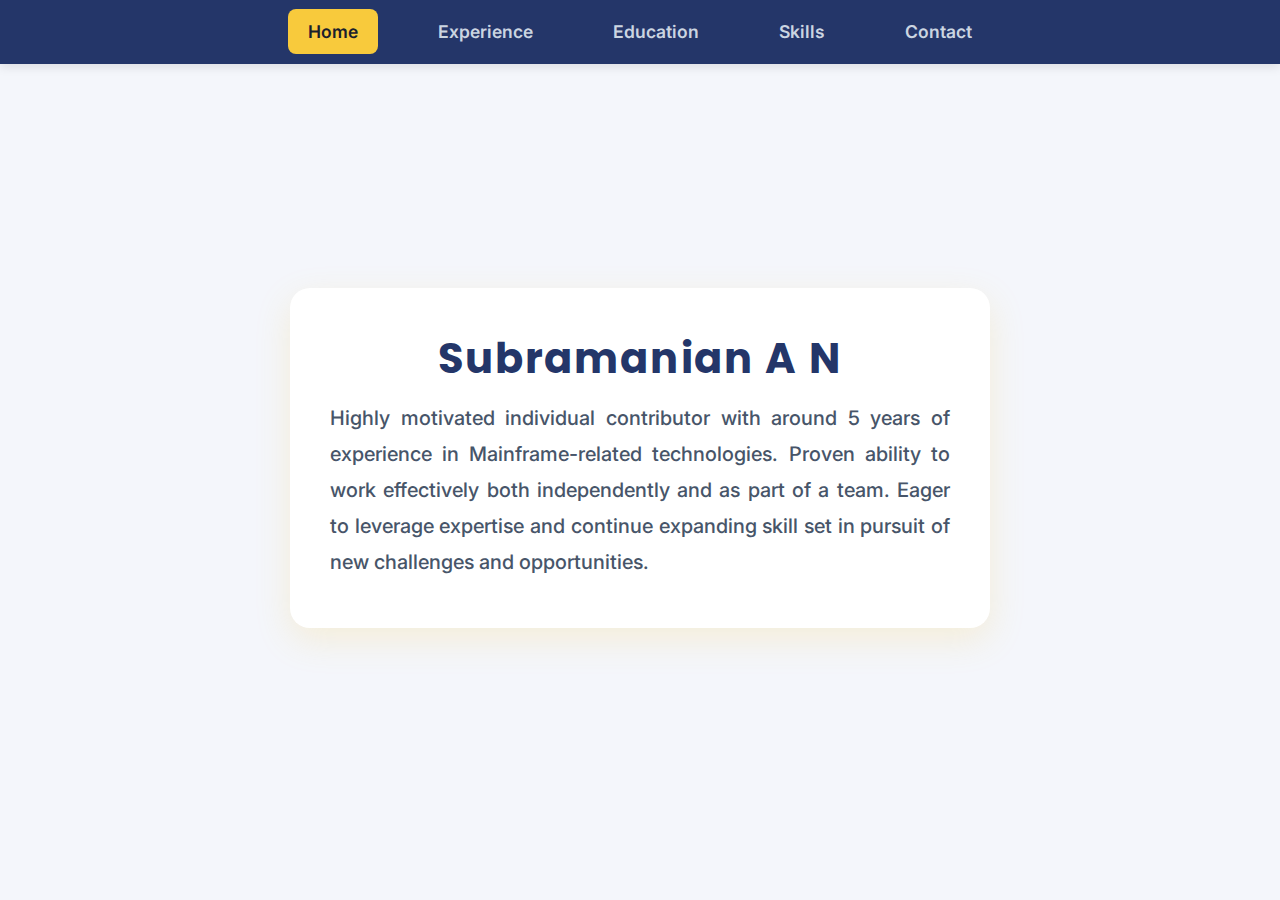
<file: index.html>
<!DOCTYPE html>
<html lang="en">
<head>
  <meta charset="UTF-8" />
  <meta name="viewport" content="width=device-width, initial-scale=1" />
  <title>Subramanian A N - Resume</title>

  <!-- Google Fonts for modern clean look -->
  <link href="https://fonts.googleapis.com/css2?family=Inter&family=Poppins:wght@700&display=swap" rel="stylesheet" />

  <link rel="stylesheet" href="style.css" />
</head>
<body>

<nav class="navbar">
  <ul>
    <li><a href="index.html" class="active">Home</a></li>
    <li><a href="experience.html">Experience</a></li>
    <li><a href="education.html">Education</a></li>
    <li><a href="skills.html">Skills</a></li>
    <li><a href="contact.html">Contact</a></li>
  </ul>
</nav>

<main class="container main-page">
  <div class="card-container">
    <h1 class="main-name">Subramanian A N</h1>
    <p class="summary-text">
      Highly motivated individual contributor with around 5 years of experience in Mainframe-related technologies. Proven ability to work effectively both independently and as part of a team. Eager to leverage expertise and continue expanding skill set in pursuit of new challenges and opportunities.
    </p>
  </div>
</main>

<button id="back-to-top" title="Back to top" aria-label="Scroll back to top">↑</button>

<script src="script.js"></script>
</body>
</html>
</file>
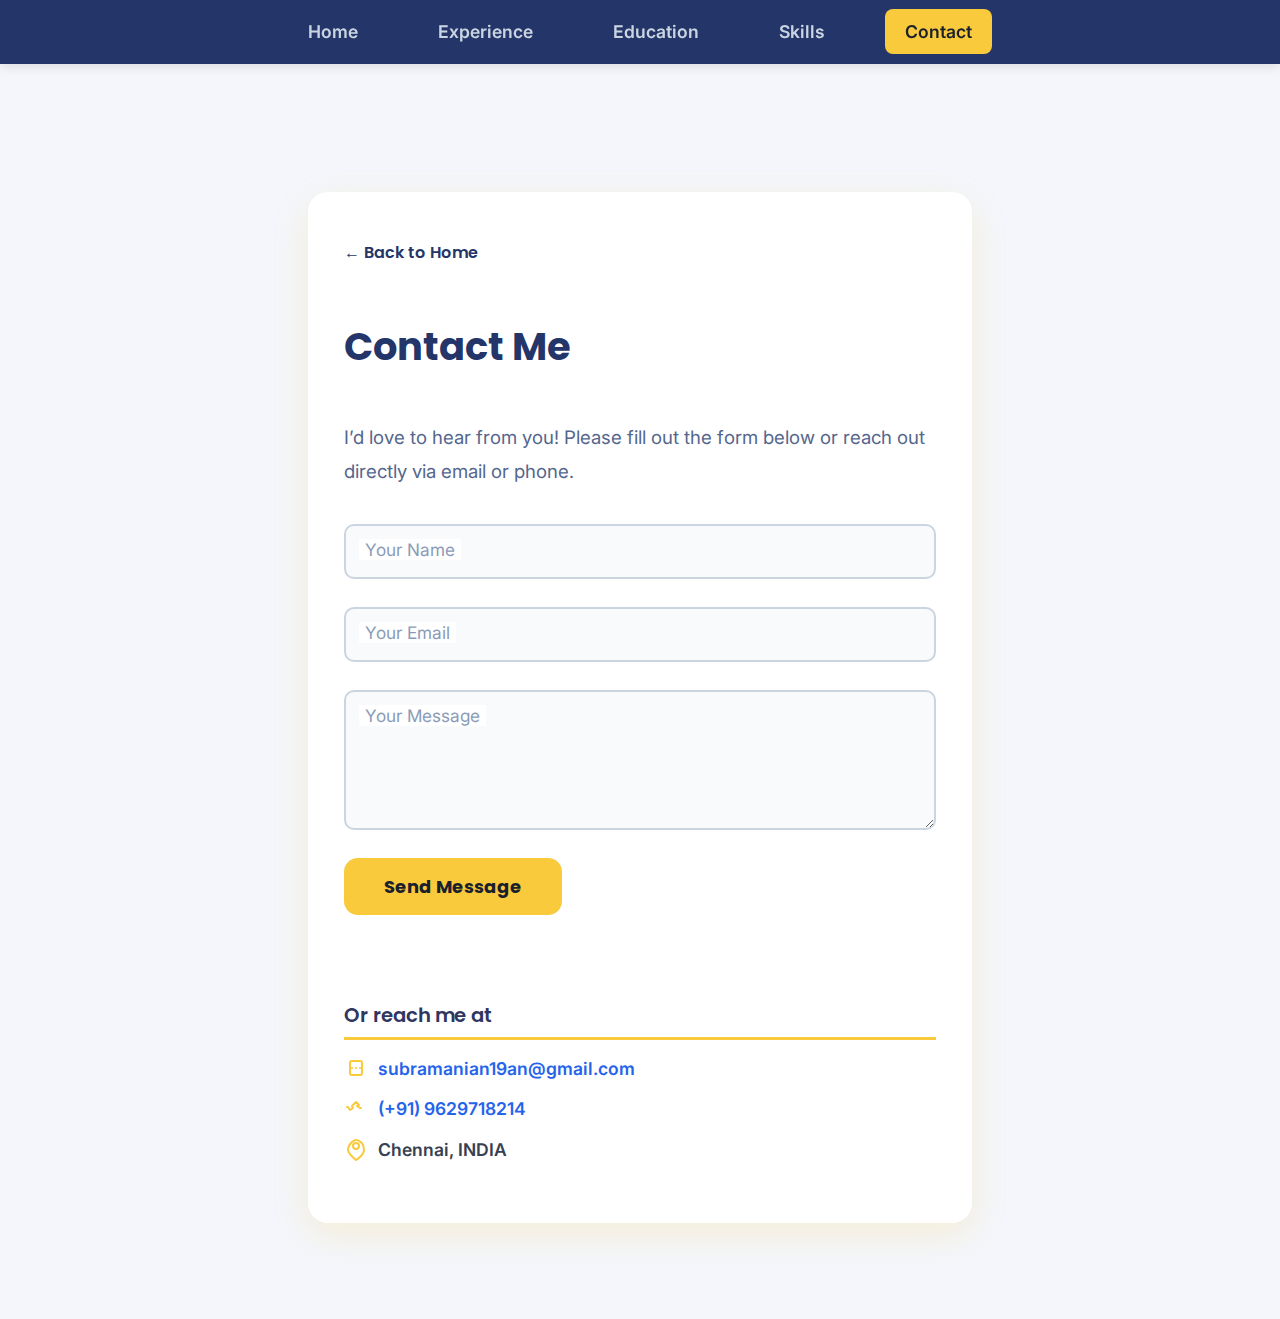
<file: contact.html>
<!DOCTYPE html>
<html lang="en">
<head>
  <meta charset="UTF-8" />
  <meta name="viewport" content="width=device-width, initial-scale=1" />
  <title>Contact - Subramanian A N</title>
  <link href="https://fonts.googleapis.com/css2?family=Inter&family=Poppins:wght@700&display=swap" rel="stylesheet" />
  <link rel="stylesheet" href="style.css" />
</head>
<body>

<nav class="navbar">
  <ul>
    <li><a href="index.html">Home</a></li>
    <li><a href="experience.html">Experience</a></li>
    <li><a href="education.html">Education</a></li>
    <li><a href="skills.html">Skills</a></li>
    <li><a href="contact.html" class="active">Contact</a></li>
  </ul>
</nav>

<main class="container detail-page contact-container">
  <div class="card-container">
    <a href="index.html" class="back-link" aria-label="Back to Home">← Back to Home</a>
    <h1>Contact Me</h1>
    <p class="contact-intro">I’d love to hear from you! Please fill out the form below or reach out directly via email or phone.</p>

    <form class="contact-form" action="mailto:subramanian19an@gmail.com" method="POST" enctype="text/plain" novalidate>
      <div class="form-group">
        <input type="text" id="name" name="Name" placeholder=" " required />
        <label for="name">Your Name</label>
        <span class="error">Please enter your name.</span>
      </div>
      <div class="form-group">
        <input type="email" id="email" name="Email" placeholder=" " required />
        <label for="email">Your Email</label>
        <span class="error">Please enter a valid email.</span>
      </div>
      <div class="form-group">
        <textarea id="message" name="Message" rows="5" placeholder=" " required></textarea>
        <label for="message">Your Message</label>
        <span class="error">Please enter your message.</span>
      </div>
      <button type="submit" class="btn-submit">Send Message</button>
    </form>

<section class="direct-contact" aria-label="Contact information">
  <h2>Or reach me at</h2>
  <p style="display:flex; align-items:center; gap:10px; font-size:1.1rem;">
    <!-- Email icon -->
    <svg xmlns="http://www.w3.org/2000/svg" class="icon" fill="none" viewBox="0 0 24 24" stroke="currentColor" width="24" height="24" aria-hidden="true" focusable="false">
      <path stroke-linecap="round" stroke-linejoin="round" stroke-width="2" d="M16 12h.01M12 12h.01M8 12h.01m8-7H8a2 2 0 00-2 2v10a2 2 0 002 2h8a2 2 0 002-2V7a2 2 0 00-2-2z" />
    </svg>
    <a href="mailto:subramanian19an@gmail.com" style="color: #2563eb; text-decoration:none; font-weight:600;">
      subramanian19an@gmail.com
    </a>
  </p>

  <p style="display:flex; align-items:center; gap:10px; font-size:1.1rem;">
    <!-- Phone icon -->
    <svg xmlns="http://www.w3.org/2000/svg" class="icon" fill="none" viewBox="0 0 24 24" stroke="currentColor" width="24" height="24" aria-hidden="true" focusable="false">
      <path stroke-linecap="round" stroke-linejoin="round" stroke-width="2" d="M3 10h1l2 3 3-2-1-2 4-4 3 3-2 1 3 2h1" />
    </svg>
    <a href="tel:+919629718214" style="color: #2563eb; text-decoration:none; font-weight:600;">
      (+91) 9629718214
    </a>
  </p>

  <p style="display:flex; align-items:center; gap:10px; font-size:1.1rem;">
    <!-- Location icon -->
    <svg xmlns="http://www.w3.org/2000/svg" class="icon" fill="none" viewBox="0 0 24 24" stroke="currentColor" width="24" height="24" aria-hidden="true" focusable="false">
      <path stroke-linecap="round" stroke-linejoin="round" stroke-width="2" d="M12 11c1.657 0 3-1.343 3-3S13.657 5 12 5 9 6.343 9 8s1.343 3 3 3z" />
      <path stroke-linecap="round" stroke-linejoin="round" stroke-width="2" d="M12 22s8-4.5 8-10.5S15.523 2 12 2 4 7.5 4 11.5 12 22 12 22z" />
    </svg>
    <span style="font-weight:600; color:#374151;">Chennai, INDIA</span>
  </p>
</section>
  </div>
</main>

<button id="back-to-top" title="Back to top" aria-label="Scroll back to top">↑</button>

<script src="script.js"></script>

<script>
  // Floating label effect and validation
  document.querySelectorAll('.contact-form input, .contact-form textarea').forEach(input => {
    input.addEventListener('focus', () => input.parentNode.classList.add('focused'));
    input.addEventListener('blur', () => {
      if (!input.value.trim()) input.parentNode.classList.remove('focused');
    });
  });

  const form = document.querySelector('.contact-form');
  form.addEventListener('submit', e => {
    let valid = true;
    form.querySelectorAll('input, textarea').forEach(input => {
      if (!input.checkValidity()) {
        valid = false;
        input.parentNode.classList.add('error-visible');
      } else {
        input.parentNode.classList.remove('error-visible');
      }
    });
    if (!valid) e.preventDefault();
  });
</script>
</body>
</html>
</file>
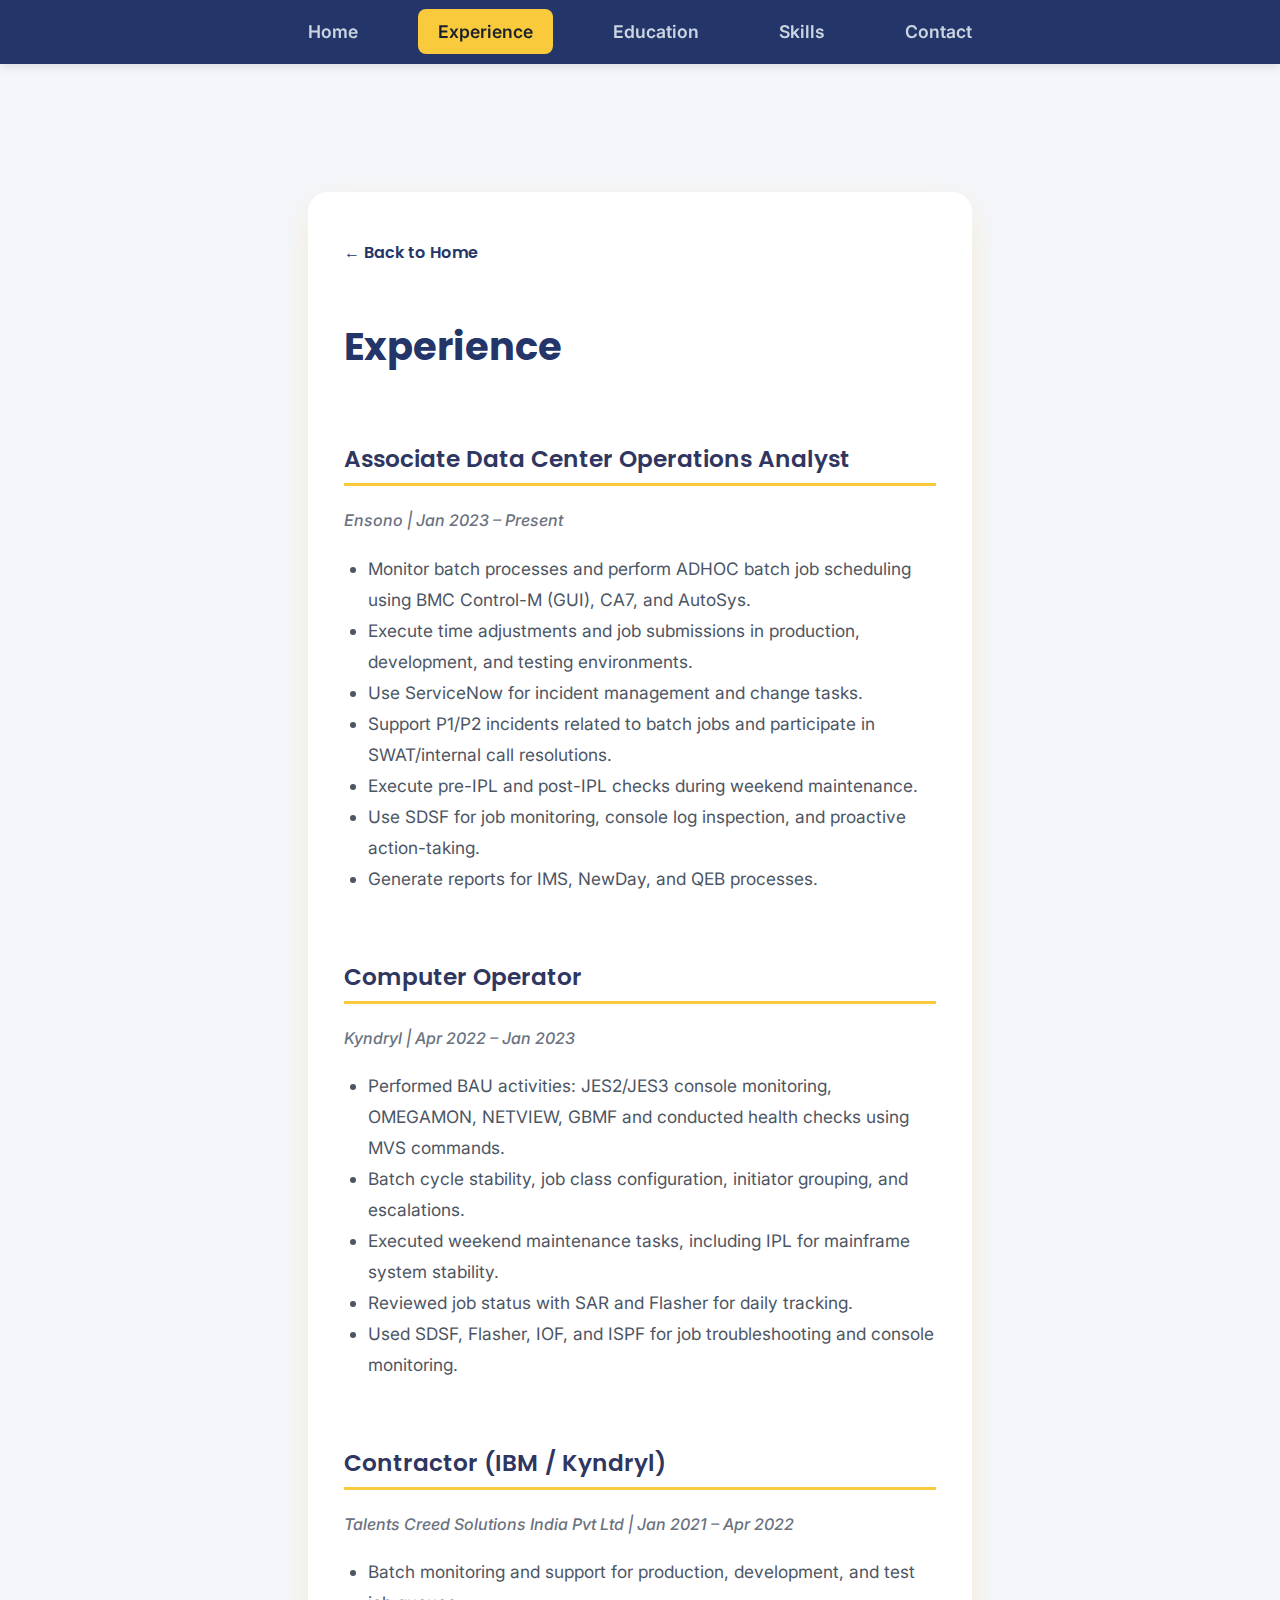
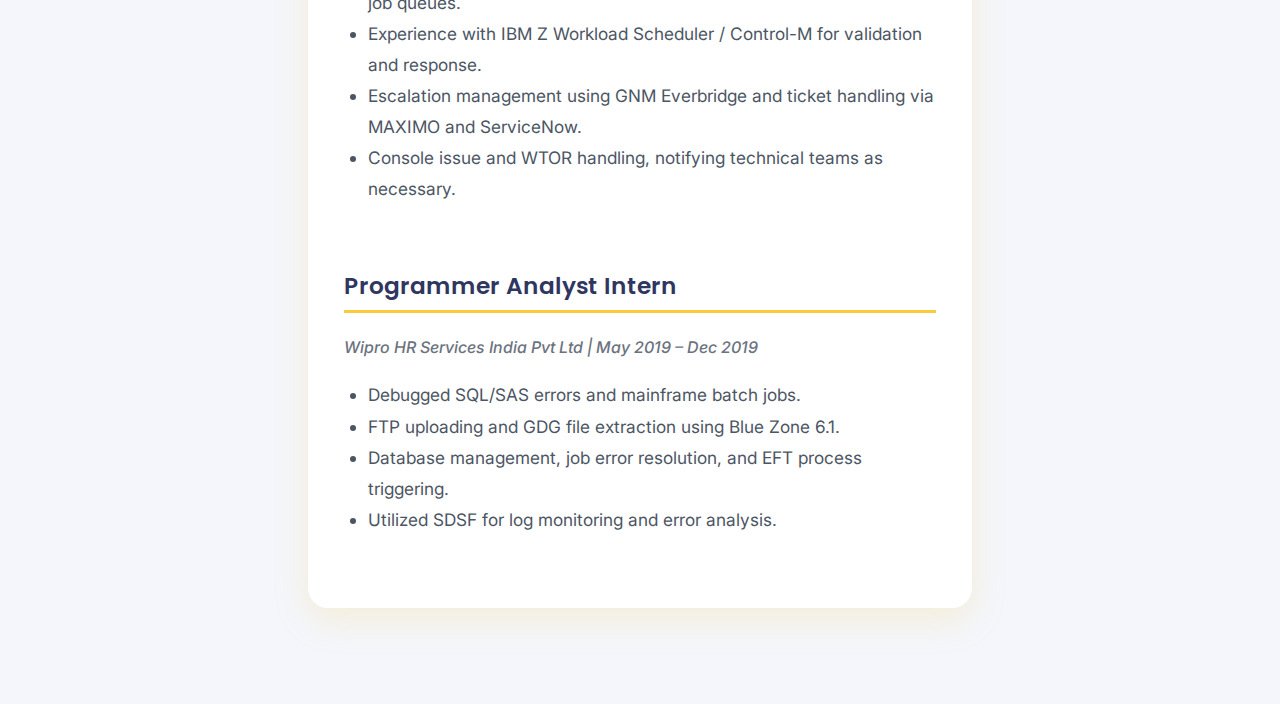
<file: experience.html>
<!DOCTYPE html>
<html lang="en">
<head>
  <meta charset="UTF-8" />
  <meta name="viewport" content="width=device-width, initial-scale=1" />
  <title>Experience - Subramanian A N</title>
  <link rel="stylesheet" href="style.css" />
</head>
<body>

<nav class="navbar">
  <ul>
    <li><a href="index.html">Home</a></li>
    <li><a href="experience.html" class="active">Experience</a></li>
    <li><a href="education.html">Education</a></li>
    <li><a href="skills.html">Skills</a></li>
    <li><a href="contact.html">Contact</a></li>
  </ul>
</nav>

<main class="container detail-page">
  <div class="card-container">
    <a href="index.html" class="back-link" aria-label="Back to Home">← Back to Home</a>
    <h1>Experience</h1>

    <section>
      <h2>Associate Data Center Operations Analyst</h2>
      <p class="job-info">Ensono | Jan 2023 – Present</p>
      <ul>
        <li>Monitor batch processes and perform ADHOC batch job scheduling using BMC Control-M (GUI), CA7, and AutoSys.</li>
        <li>Execute time adjustments and job submissions in production, development, and testing environments.</li>
        <li>Use ServiceNow for incident management and change tasks.</li>
        <li>Support P1/P2 incidents related to batch jobs and participate in SWAT/internal call resolutions.</li>
        <li>Execute pre-IPL and post-IPL checks during weekend maintenance.</li>
        <li>Use SDSF for job monitoring, console log inspection, and proactive action-taking.</li>
        <li>Generate reports for IMS, NewDay, and QEB processes.</li>
      </ul>
    </section>

    <section>
      <h2>Computer Operator</h2>
      <p class="job-info">Kyndryl | Apr 2022 – Jan 2023</p>
      <ul>
        <li>Performed BAU activities: JES2/JES3 console monitoring, OMEGAMON, NETVIEW, GBMF and conducted health checks using MVS commands.</li>
        <li>Batch cycle stability, job class configuration, initiator grouping, and escalations.</li>
        <li>Executed weekend maintenance tasks, including IPL for mainframe system stability.</li>
        <li>Reviewed job status with SAR and Flasher for daily tracking.</li>
        <li>Used SDSF, Flasher, IOF, and ISPF for job troubleshooting and console monitoring.</li>
      </ul>
    </section>

    <section>
      <h2>Contractor (IBM / Kyndryl)</h2>
      <p class="job-info">Talents Creed Solutions India Pvt Ltd | Jan 2021 – Apr 2022</p>
      <ul>
        <li>Batch monitoring and support for production, development, and test job queues.</li>
        <li>Experience with IBM Z Workload Scheduler / Control-M for validation and response.</li>
        <li>Escalation management using GNM Everbridge and ticket handling via MAXIMO and ServiceNow.</li>
        <li>Console issue and WTOR handling, notifying technical teams as necessary.</li>
      </ul>
    </section>

    <section>
      <h2>Programmer Analyst Intern</h2>
      <p class="job-info">Wipro HR Services India Pvt Ltd | May 2019 – Dec 2019</p>
      <ul>
        <li>Debugged SQL/SAS errors and mainframe batch jobs.</li>
        <li>FTP uploading and GDG file extraction using Blue Zone 6.1.</li>
        <li>Database management, job error resolution, and EFT process triggering.</li>
        <li>Utilized SDSF for log monitoring and error analysis.</li>
      </ul>
    </section>
  </div>
</main>

<button id="back-to-top" title="Back to top" aria-label="Scroll back to top">↑</button>

<script src="script.js"></script>
</body>
</html>
</file>
<file: style.css>
/* Import Google Fonts */
@import url('https://fonts.googleapis.com/css2?family=Inter&family=Poppins:wght@600;700&display=swap');

/* ------------------- Reset & Base ------------------- */
*,
*::before,
*::after { box-sizing: border-box; }

html, body {
  margin: 0;
  height: 100%;
  background: #f4f6fb;
  font-family: 'Inter', sans-serif;
  color: #2e3a59;
  scroll-behavior: smooth;
  -webkit-font-smoothing: antialiased;
  -moz-osx-font-smoothing: grayscale;
}

body {
  display: flex;
  flex-direction: column;
  min-height: 100vh;
  opacity: 0;
  transition: opacity 0.5s ease;
}

/* ------------------- Navbar ------------------- */
nav.navbar {
  background: #243669;
  position: sticky;
  top: 0;
  z-index: 9999;
  box-shadow: 0 3px 10px rgba(0,0,0,0.1);
}
nav.navbar ul {
  margin: 0;
  padding: 16px 24px;
  display: flex;
  justify-content: center;
  gap: 40px;
  list-style: none;
  flex-wrap: wrap;
}
nav.navbar ul li a {
  color: #cbd5e1;
  font-weight: 600;
  font-size: 1.1rem;
  padding: 12px 20px;
  border-radius: 8px;
  text-decoration: none;
  white-space: nowrap;
  transition: background-color 0.3s, color 0.3s;
  user-select: none;
}
nav.navbar ul li a:hover,
nav.navbar ul li a.active {
  background-color: #f8ca3c;
  color: #1a202c;
}

/* ------------------- Card container for all content areas ------------------- */
.card-container {
  background: #fff;
  max-width: 700px;
  margin: 48px auto 96px auto;
  padding: 48px 36px;
  border-radius: 20px;
  box-shadow: 0 12px 35px rgba(248, 202, 60, 0.18);
  user-select: none;
  box-sizing: border-box;
  display: flex;
  flex-direction: column;
  transition: box-shadow 0.3s ease;
}
.card-container:hover {
  box-shadow: 0 22px 60px rgba(248, 202, 60, 0.32);
}

/* ------------------- Main container ------------------- */
.container {
  margin: 0;
  padding: 0;
  max-width: 100%;
}

/* =================== Main page vertical centering =================== */
.container.main-page {
  flex-grow: 1;
  min-height: calc(100vh - 65px); /* navbar height */
  display: flex;
  flex-direction: column;
  justify-content: center;
  align-items: center;
  text-align:Justify;
  padding: 40px 12px;
  box-sizing: border-box;
}

/* ---- Name on main page ---- */
.main-name {
  font-family: 'Poppins', sans-serif;
  font-size: 2.6rem;         /* Reduce from 4.2rem */
  font-weight: 700;
  letter-spacing: 0.04em;
  color: #243669;
  margin: 0 0 18px 0;        /* Slightly tighter spacing */
  line-height: 1.1;
  word-break: break-word;
  overflow-wrap: break-word;
  text-align:Center;
}

@media (max-width: 700px) {
  .main-name {
    font-size: 1.7rem;       /* Even smaller on mid-size screens */
    margin-bottom: 12px;
  }
}
@media (max-width: 400px) {
  .main-name {
    font-size: 1.25rem;      /* Smallest, always fits! */
    padding: 0 2vw;
    margin-bottom: 10px;
  }
}


/* ---- Summary on main page ---- */
.summary-text {
  font-family: 'Inter', sans-serif;
  font-size: 1.25rem;
  max-width: 660px;
  color: #475569;
  font-weight: 500;
  line-height: 1.8;
  margin: 0 auto;
  padding: 0 4px;
  user-select: text;
}

/* =================== Detail page container =================== */
.container.detail-page {
  max-width: 700px;
  margin: 80px auto 110px;
  padding: 0 18px;
  box-sizing: border-box;
  text-align: left;
}

/* ----- Headings ----- */
h1 {
  font-family: 'Poppins', sans-serif;
  font-size: 2.4rem;
  font-weight: 700;
  margin-bottom: 32px;
  color: #243669;
  line-height: 1.2;
}
h2 {
  font-family: 'Poppins', sans-serif;
  font-size: 1.45rem;
  font-weight: 600;
  color: #2f365f;
  border-bottom: 3px solid #f8ca3c;
  padding-bottom: 7px;
  margin-top: 40px;
  margin-bottom: 20px;
}

/* ----- Job info & Em text ----- */
.job-info,
em {
  font-family: 'Inter', sans-serif;
  font-style: italic;
  font-weight: 500;
  font-size: 1rem;
  color: #6b7280;
  margin-bottom: 16px;
  display: block;
}

/* ----- Paragraphs & Lists ----- */
p,
ul {
  font-family: 'Inter', sans-serif;
  font-size: 1.08rem;
  line-height: 1.8;
  color: #4b5563;
  margin-bottom: 25px;
}
ul {
  padding-left: 24px;
}
ul ul {
  list-style-type: circle;
  margin-left: 28px;
}

/* ----- Back link ----- */
.back-link {
  font-family: 'Poppins', sans-serif;
  font-weight: 600;
  font-size: 1rem;
  color: #243669;
  text-decoration: none;
  border-bottom: 2px solid transparent;
  padding-bottom: 4px;
  margin-bottom: 28px;
  display: inline-block;
  user-select: none;
  transition: border-color 0.3s, color 0.3s;
}
.back-link:hover,
.back-link:focus {
  border-color: #f8ca3c;
  color: #171923;
  outline: none;
}

/* ----- Back to top button ----- */
#back-to-top {
  position: fixed;
  bottom: 30px;
  right: 24px;
  background-color: #f8ca3c;
  color: #1a202c;
  border: none;
  border-radius: 50%;
  width: 50px;
  height: 50px;
  font-size: 26px;
  cursor: pointer;
  box-shadow: 0 4px 14px rgba(248, 202, 60, 0.32);
  display: none;
  align-items: center;
  justify-content: center;
  z-index: 9999;
  transition: background-color 0.3s, transform 0.3s;
}
#back-to-top:hover,
#back-to-top:focus {
  background-color: #eab308;
  color: #111927;
  transform: scale(1.1);
  outline: none;
}

/* ----- Contact form and container ----- */
.contact-container {
  max-width: 600px;
  margin: auto;
}
.contact-intro {
  font-family: 'Inter', sans-serif;
  font-size: 1.17rem;
  margin-bottom: 35px;
  color: #54668d;
  line-height: 1.8;
  user-select: text;
}

/* ----- Contact Form Styles ----- */
.contact-form {
  display: flex;
  flex-direction: column;
  gap: 28px;
}

.form-group {
  position: relative;
  display: flex;
  flex-direction: column;
}

.form-group input,
.form-group textarea {
  font-family: 'Inter', sans-serif;
  font-size: 1.08rem;
  padding: 15px 15px 15px 15px;
  border-radius: 10px;
  border: 2px solid #cbd5e1;
  outline: none;
  transition: border-color 0.3s, box-shadow 0.3s;
  background: #f9fafb;
  min-height: 50px;
  box-sizing: border-box;
  resize: vertical;
}

.form-group textarea {
  min-height: 120px;
  padding-top: 16px;
}

.form-group label {
  position: absolute;
  top: 15px;
  left: 15px;
  font-size: 1.08rem;
  color: #8a9bb8;
  pointer-events: none;
  transition: all 0.27s;
  background: #fff;
  padding: 0 6px;
}

.form-group.focused label,
.form-group input:not(:placeholder-shown) + label,
.form-group textarea:not(:placeholder-shown) + label {
  top: -8px;
  left: 12px;
  font-size: 0.84rem;
  color: #f8ca3c;
  font-weight: 700;
}

.form-group input:focus,
.form-group textarea:focus {
  border-color: #f8ca3c;
  box-shadow: 0 0 8px rgba(248, 202, 60, 0.25);
  background: #fff;
}

.error {
  font-size: 0.92rem;
  color: #ef4444;
  margin-top: 8px;
  display: none;
}

.form-group.error-visible .error {
  display: block;
}

.btn-submit {
  align-self: flex-start;
  background-color: #f8ca3c;
  color: #1a202c;
  font-weight: 700;
  font-size: 1.12rem;
  padding: 15px 40px;
  border-radius: 14px;
  border: none;
  cursor: pointer;
  transition: background-color 0.27s;
  user-select: none;
  font-family: 'Poppins', sans-serif;
}

.btn-submit:hover,
.btn-submit:focus {
  background-color: #eab308;
  color: #111927;
  outline: none;
}

/* ----- Direct contact info with SVG icons ----- */
.direct-contact {
  margin-top: 45px;
  font-size: 1.04rem;
  color: #4b5563;
  font-family: 'Inter', sans-serif;
}
.direct-contact h2 {
  font-family: 'Poppins', sans-serif;
  font-weight: 600;
  font-size: 1.23rem;
  margin-bottom: 13px;
}
.direct-contact p {
  margin: 9px 0;
  display: flex;
  align-items: center;
  gap: 10px;
  font-size: 1.07rem;
}
.direct-contact .icon {
  color: #f8ca3c;
  flex-shrink: 0;
  vertical-align: middle;
}
@media(max-width: 480px) {
  .direct-contact .icon {
    width: 20px;
    height: 20px;
  }
}

/* ----- Responsive tweaks ----- */
@media (max-width: 700px) {
  .container,
  .contact-container {
    max-width: 95vw;
    margin: 36px auto 54px;
    padding: 0 14px;
  }
  .container.main-page {
    min-height: auto;
    padding: 26px 10px;
  }
  .main-name {
    font-size: 2.8rem;
    margin-bottom: 15px;
  }
  .summary-text {
    font-size: 1.02rem;
    max-width: 100%;
    padding: 0 3px;
  }
  .card-container {
    padding: 30px 10px;
    margin: 28px auto 48px;
    border-radius: 14px;
  }
  nav.navbar ul {
    gap: 18px;
    padding: 10px 6px;
  }
  nav.navbar ul li a {
    font-size: 1rem;
    padding: 7px 7px;
  }
  h1 {
    font-size: 1.45rem;
    margin-bottom: 18px;
  }
  h2 {
    font-size: 1.04rem;
    padding-bottom: 5px;
    margin-top: 28px;
    margin-bottom: 14px;
  }
  .form-group input,
  .form-group textarea { font-size: 0.98rem; }
  .form-group label { font-size: 0.98rem; }
}
@media (max-width: 400px) {
  .main-name {
    font-size: 1.8rem;
  }
  .container,
  .contact-container {
    padding: 18px 4px 25px;
  }
  .btn-submit {
    width: 100%;
    padding: 14px 0;
  }
  .card-container {
    border-radius: 8px;
    padding: 16px 3px;
    margin: 12px auto 22px auto;
  }
}
</file>
